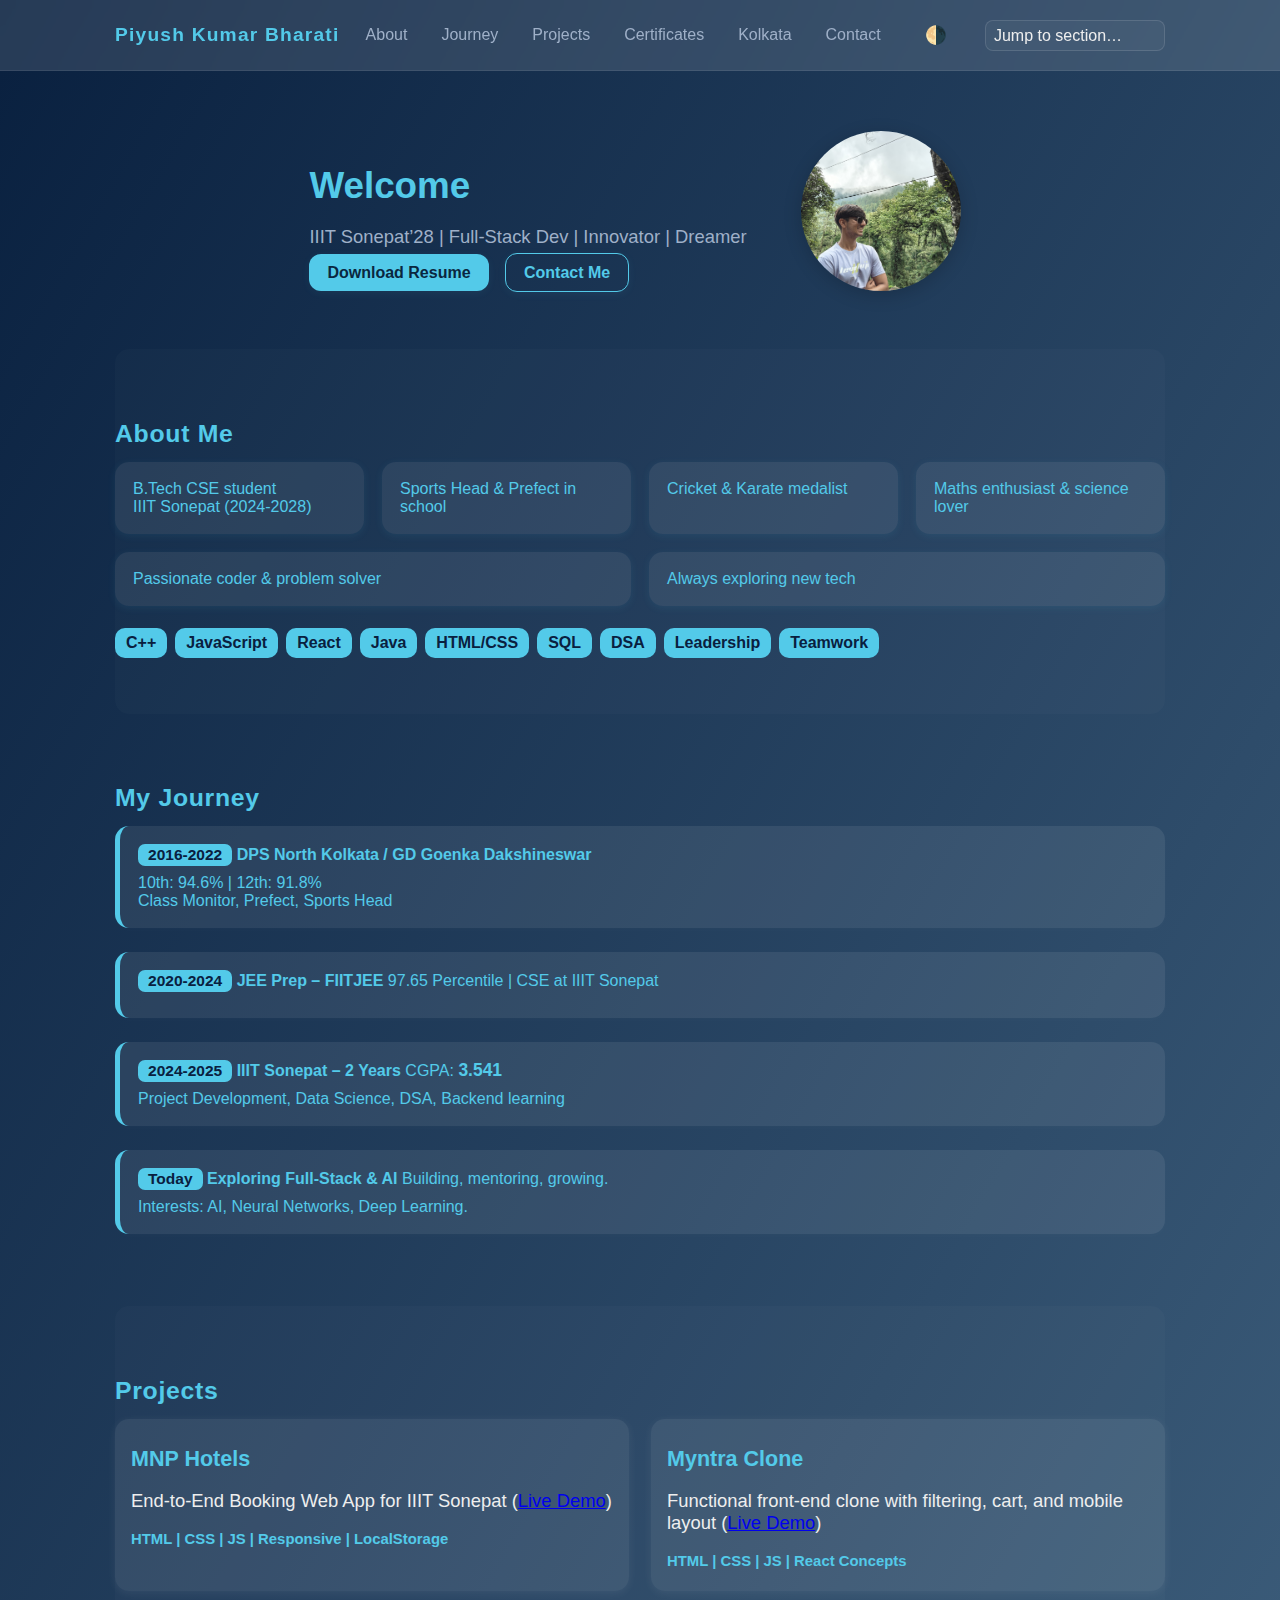
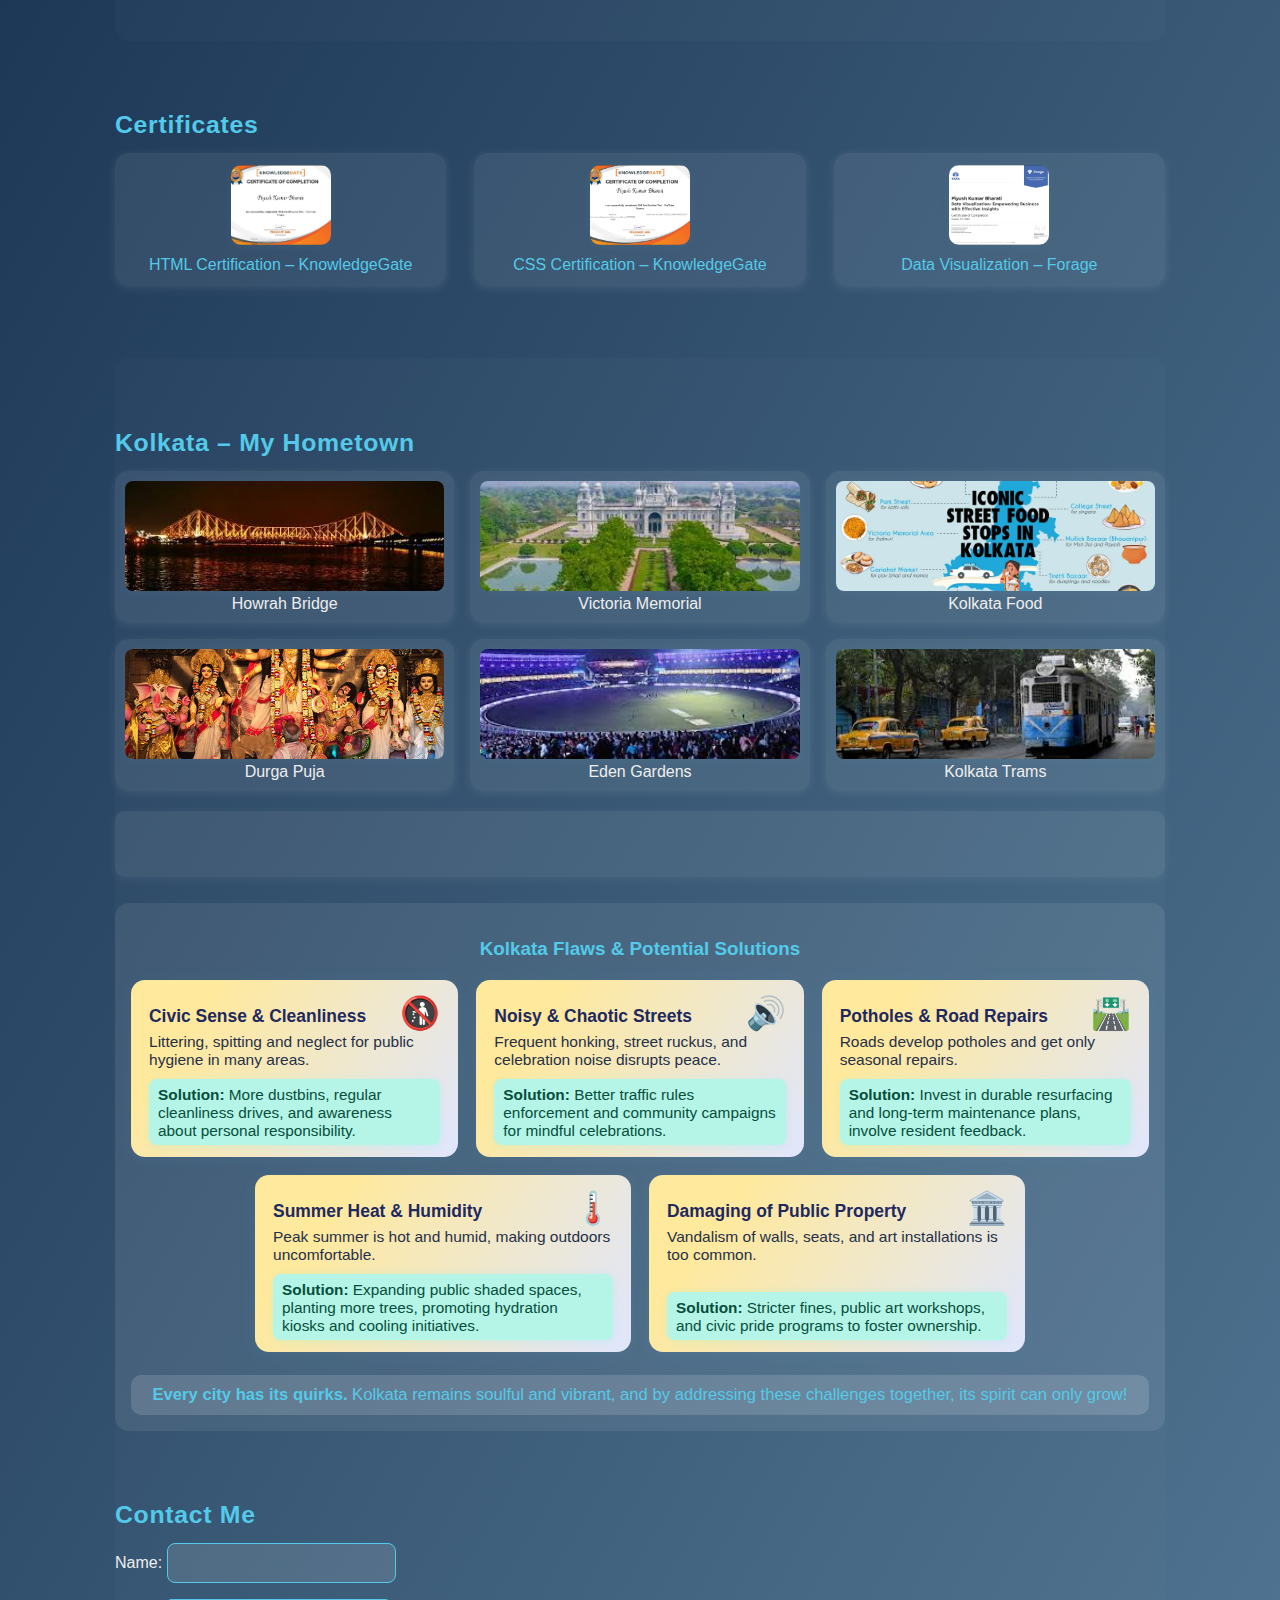
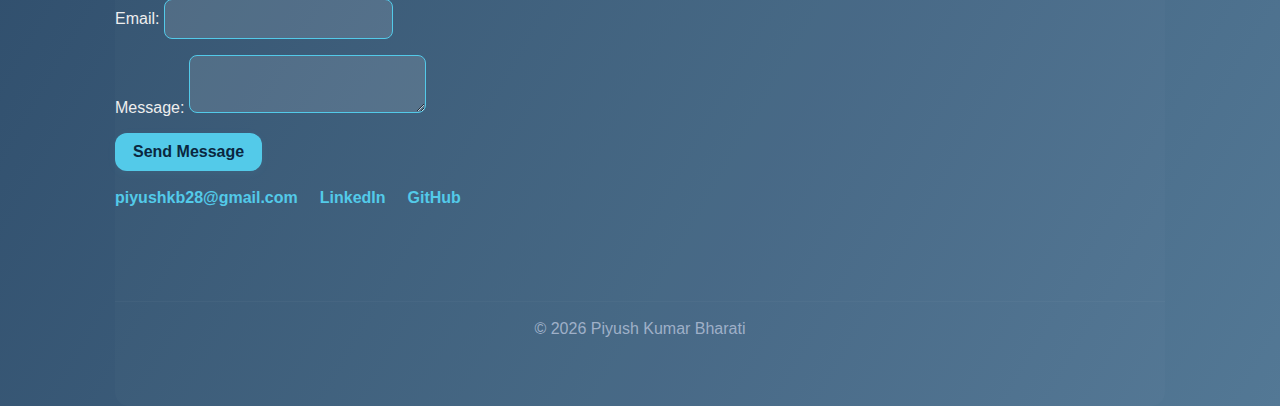
<file: index.html>
<!DOCTYPE html>
<html lang="en">

<head>
  <meta charset="UTF-8" />
  <title>Piyush Kumar Bharati | Portfolio</title>
  <meta name="viewport" content="width=device-width, initial-scale=1" />
  <link rel="stylesheet" href="styles.css" />
</head>

<body>
  <!-- Header -->
  <header class="site-header glass">
    <div class="header-inner">
      <a class="brand" href="#">Piyush Kumar Bharati</a>
      <nav class="nav">
        <a href="#about">About</a>
        <a href="#journey">Journey</a>
        <a href="#projects">Projects</a>
        <a href="#certs">Certificates</a>
        <a href="#kolkata">Kolkata</a>
        <a href="#contact">Contact</a>
      </nav>
      <button class="menu-toggle" id="menuToggle">&#9776;</button>
      <button class="theme-toggle" id="themeToggle">🌗</button>
      <select id="sectionSearch" aria-label="Jump to section">
        <option value="">Jump to section…</option>
        <option value="about">About Me</option>
        <option value="journey">My Journey</option>
        <option value="projects">Projects</option>
        <option value="certs">Certificates</option>
        <option value="kolkata">Kolkata</option>
        <option value="contact">Contact</option>
      </select>
    </div>
  </header>

  <!-- Hero Section -->
  <section class="hero">
    <div class="hero-content">
      <div class="hero-text">
        <h1 id="typing"></h1>
        <p class="lead">IIIT Sonepat’28 | Full-Stack Dev | Innovator | Dreamer</p>
        <div class="hero-cta">
          <a href="PiyushKumarBharati_12411035_Resume.pdf" class="btn" download>Download Resume</a>
          <a href="#contact" class="btn ghost">Contact Me</a>
        </div>
      </div>
      <div class="avatar">
        <img src="Profile-picture.jpg" alt="Profile Avatar" />
      </div>
    </div>
  </section>

  <!-- About Me -->
  <section id="about" class="section alt">
    <h2>About Me</h2>
    <div class="facts-grid">
      <div class="fact-card">B.Tech CSE student<br /><span>IIIT Sonepat (2024-2028)</span></div>
      <div class="fact-card">Sports Head & Prefect in school</div>
      <div class="fact-card">Cricket & Karate medalist</div>
      <div class="fact-card">Maths enthusiast & science lover</div>
      <div class="fact-card">Passionate coder & problem solver</div>
      <div class="fact-card">Always exploring new tech</div>
    </div>
    <div class="skills-tags">
      <span>C++</span>
      <span>JavaScript</span>
      <span>React</span>
      <span>Java</span>
      <span>HTML/CSS</span>
      <span>SQL</span>
      <span>DSA</span>
      <span>Leadership</span>
      <span>Teamwork</span>
    </div>
  </section>

  <!-- Timeline of Journey -->
  <section id="journey" class="section">
    <h2>My Journey</h2>

    <div class="timeline">
      <div class="timeline-item">
        <span class="year">2016-2022</span>
        <strong>DPS North Kolkata / GD Goenka Dakshineswar</strong><br />
        <span>10th: 94.6% | 12th: 91.8%<br />Class Monitor, Prefect, Sports Head</span>
        <div class="details">
          <ul>
            <li>Led class and school with various leadership roles.</li>
            <li>Excelled academically and in sports like cricket and karate.</li>
            <li>Developed core values of teamwork and perseverance.</li>
          </ul>
        </div>
      </div>
      <div class="timeline-item">
        <span class="year">2020-2024</span>
        <strong>JEE Prep – FIITJEE</strong>
        <span>97.65 Percentile | CSE at IIIT Sonepat</span>
        <div class="details">
          <ul>
            <li>Focused and scored high percentile securing CSE branch at IIIT Sonepat.</li>
            <li>Gained discipline and deep understanding of core subjects.</li>
            <li>Prepared rigorously for premier engineering entrance exams.</li>
          </ul>
        </div>
      </div>
      <div class="timeline-item">
        <span class="year">2024-2025</span>
        <strong>IIIT Sonepat – 2 Years</strong>
        <span>
          CGPA: <span class="animated-count" data-count="9.165">0</span><br />
          Project Development, Data Science, DSA, Backend learning
        </span>
        <div class="details">
          <ul>
            <li>Built multiple projects showcasing full software lifecycle.</li>
            <li>Enhanced skills in algorithms, backend development, and data science.</li>
            <li>Active participant in college events and leadership programs.</li>
          </ul>
        </div>
      </div>
      <div class="timeline-item">
        <span class="year">Today</span>
        <strong>Exploring Full-Stack & AI</strong>
        <span>
          Building, mentoring, growing.<br />
          Interests: AI, Neural Networks, Deep Learning.
        </span>
        <div class="details">
          <ul>
            <li>Passionate about innovative technologies and real-world problem solving.</li>
            <li>Pursuing growth in AI and full-stack software development.</li>
          </ul>
        </div>
      </div>
    </div>
  </section>

  <!-- Projects -->
  <section id="projects" class="section alt">
    <h2>Projects</h2>
    <div class="projects-grid">
      <div class="project-card" data-tech="HTML, CSS, JS">
        <h3>MNP Hotels</h3>
        <p>End-to-End Booking Web App for IIIT Sonepat (<a href="https://piyushkumarbharati.github.io/Hotel-Management-Website/" target="_blank" rel="noopener">Live Demo</a>)</p>
        <span class="badges">HTML | CSS | JS | Responsive | LocalStorage</span>
      </div>
      <div class="project-card" data-tech="HTML, CSS, JS">
        <h3>Myntra Clone</h3>
        <p>Functional front-end clone with filtering, cart, and mobile layout (<a href="https://piyushkumarbharati.github.io/Myntra-Clone/" target="_blank" rel="noopener">Live Demo</a>)</p>
        <span class="badges">HTML | CSS | JS | React Concepts</span>
      </div>
    </div>
  </section>

  <!-- Certificates -->
  <section id="certs" class="section">
    <h2>Certificates</h2>
    <div class="cert-gallery">
      <div class="cert-card">
        <img src="html-certificate.png" alt="HTML Cert" onclick="showCertModal('html-certificate.png')">
        <span>HTML Certification – KnowledgeGate</span>
      </div>
      <div class="cert-card">
        <img src="css-certificate.png" alt="CSS Cert" onclick="showCertModal('css-certificate.png')">
        <span>CSS Certification – KnowledgeGate</span>
      </div>
      <div class="cert-card">
        <img src="Data-Visualisation-certificate.png" alt="Data Viz Cert" onclick="showCertModal('Data-Visualisation-certificate.png')">
        <span>Data Visualization – Forage</span>
      </div>
    </div>
    <!-- Certificate modal -->
    <div id="certModal" class="modal" onclick="closeCertModal()">
      <span class="close" onclick="closeCertModal()">&times;</span>
      <img class="modal-content" id="certModalImg" />
    </div>
  </section>

  <!-- Kolkata Section -->
  <section id="kolkata" class="section alt">
    <h2>Kolkata – My Hometown</h2>
    <div class="kolkata-gallery">
      <div class="gallery-card" data-desc="Howrah Bridge: Gateway to Kolkata, iconic over the Hooghly." data-link="https://en.wikipedia.org/wiki/Howrah_Bridge">
        <img src="Howrah-Bridge.jpeg" alt="Howrah Bridge" />
        <span>Howrah Bridge</span>
      </div>
      <div class="gallery-card" data-desc="Victoria Memorial: Marble grandeur & museums." data-link="https://en.wikipedia.org/wiki/Victoria_Memorial,_Kolkata">
        <img src="Victoria-Memorial.jpeg" alt="Victoria Memorial" />
        <span>Victoria Memorial</span>
      </div>
      <div class="gallery-card" data-desc="Street Food: Puchka, Kathi rolls, Mishti Doi." data-link="https://www.incredibleindia.gov.in/en/west-bengal/kolkata/food-guide-a-culinary-journey-through-kolkata-s-best-restaurantsby">
        <img src="Best-street-food-in-Kolkata.webp" alt="Street Food" />
        <span>Kolkata Food</span>
      </div>
      <div class="gallery-card" data-desc="Durga Puja: Artistic pandals, vibrant crowd." data-link="https://en.wikipedia.org/wiki/Durga_Puja">
        <img src="Durga-puja.jpg" alt="Durga Puja" />
        <span>Durga Puja</span>
      </div>
      <div class="gallery-card" data-desc="Eden Gardens: Legendary cricket stadium." data-link="https://en.wikipedia.org/wiki/Eden_Gardens">
        <img src="Eden-Garden.jpeg" alt="Eden Gardens" />
        <span>Eden Gardens</span>
      </div>
      <div class="gallery-card" data-desc="Trams: Nostalgic ride across the city." data-link="https://en.wikipedia.org/wiki/Trams_in_Kolkata">
        <img src="Tram.jpeg" alt="Trams" />
        <span>Kolkata Trams</span>
      </div>
    </div>
    <div class="desc-box" id="kolkataDescBox"></div>

    <div class="flaws-box">
  <h3>Kolkata Flaws & Potential Solutions</h3>
  <div class="flaws-grid">
    <div class="flaw-card">
      <div class="flaw-icon">🚯</div>
      <div class="flaw-point"><b>Civic Sense & Cleanliness</b></div>
      <div class="flaw-desc">Littering, spitting and neglect for public hygiene in many areas.</div>
      <div class="flaw-solution"><b>Solution:</b> More dustbins, regular cleanliness drives, and awareness about personal responsibility.</div>
    </div>
    <div class="flaw-card">
      <div class="flaw-icon">🔊</div>
      <div class="flaw-point"><b>Noisy & Chaotic Streets</b></div>
      <div class="flaw-desc">Frequent honking, street ruckus, and celebration noise disrupts peace.</div>
      <div class="flaw-solution"><b>Solution:</b> Better traffic rules enforcement and community campaigns for mindful celebrations.</div>
    </div>
    <div class="flaw-card">
      <div class="flaw-icon">🛣️</div>
      <div class="flaw-point"><b>Potholes & Road Repairs</b></div>
      <div class="flaw-desc">Roads develop potholes and get only seasonal repairs.</div>
      <div class="flaw-solution"><b>Solution:</b> Invest in durable resurfacing and long-term maintenance plans, involve resident feedback.</div>
    </div>
    <div class="flaw-card">
      <div class="flaw-icon">🌡️</div>
      <div class="flaw-point"><b>Summer Heat & Humidity</b></div>
      <div class="flaw-desc">Peak summer is hot and humid, making outdoors uncomfortable.</div>
      <div class="flaw-solution"><b>Solution:</b> Expanding public shaded spaces, planting more trees, promoting hydration kiosks and cooling initiatives.</div>
    </div>
    <div class="flaw-card">
      <div class="flaw-icon">🏛️</div>
      <div class="flaw-point"><b>Damaging of Public Property</b></div>
      <div class="flaw-desc">Vandalism of walls, seats, and art installations is too common.</div>
      <div class="flaw-solution"><b>Solution:</b> Stricter fines, public art workshops, and civic pride programs to foster ownership.</div>
    </div>
  </div>
  <div class="note">
    <b>Every city has its quirks.</b> Kolkata remains soulful and vibrant, and by addressing these challenges together, its spirit can only grow!
  </div>
</div>


  <!-- Contact Section -->
  <section id="contact" class="section">
    <h2>Contact Me</h2>
    <form class="contact-form" id="contactForm">
      <label>Name:
        <input type="text" name="name" required />
      </label>
      <label>Email:
        <input type="email" name="email" required />
      </label>
      <label>Message:
        <textarea name="message" required></textarea>
      </label>
      <div class="form-actions">
        <button type="submit" class="btn">Send Message</button>
      </div>
    </form>
    <div class="contact-info">
      <a href="mailto:piyushkb28@gmail.com" target="_blank">piyushkb28@gmail.com</a>
      <a href="https://in.linkedin.com/in/piyush-kumar-bharati-07044a31a" target="_blank" rel="noopener">LinkedIn</a>
      <a href="https://github.com/PiyushKumarBharati" target="_blank" rel="noopener">GitHub</a>
    </div>
  </section>

  <button id="toTopBtn" title="Go to top">↑</button>

  <footer class="site-footer">© <span id="year"></span> Piyush Kumar Bharati
  </footer>

  <script src="scripts.js"></script>
</body>

</html>
</file>
<file: styles.css>
:root {
  --bg: linear-gradient(120deg, #09203f 0%, #537895 100%);
  --card: rgba(255, 255, 255, 0.08);
  --text: #eeeeee;
  --accent: #53cae9;
  --muted: #9fb0c8;
  --radius: 14px;
  --glass: rgba(255, 255, 255, 0.12);
  --font: 'Inter', 'Segoe UI', Roboto, Arial, sans-serif;
}

body {
  margin: 0;
  font-family: var(--font);
  background: var(--bg);
  color: var(--text);
  min-height: 100vh;
  scroll-behavior: smooth;
}

.site-header {
  position: sticky;
  top: 0;
  background: var(--glass);
  backdrop-filter: blur(8px);
  z-index: 99;
  border-bottom: 1px solid rgba(255, 255, 255, 0.08);
}

.header-inner {
  display: flex;
  align-items: center;
  justify-content: space-between;
  max-width: 1050px;
  margin: auto;
  padding: 18px 12px;
}

.brand {
  font-weight: 700;
  font-size: 1.2rem;
  letter-spacing: 1.2px;
  text-decoration: none;
  color: var(--accent);
}

.nav {
  display: flex;
  gap: 18px;
}

.nav a {
  color: var(--muted);
  text-decoration: none;
  font-size: 1rem;
  padding: 8px;
  transition: color 0.2s;
}

.nav a:hover {
  color: var(--accent);
}

.menu-toggle {
  display: none;
}

.theme-toggle {
  margin-left: 12px;
  background: none;
  border: none;
  font-size: 1.1rem;
  cursor: pointer;
  color: var(--accent);
}

#sectionSearch {
  margin-left: 14px;
  padding: 6px 8px;
  border-radius: 8px;
  border: 1px solid var(--glass);
  font-size: 1rem;
  background: rgba(255, 255, 255, 0.04);
  color: var(--text);
  min-width: 180px;
  max-width: 220px;
  /* Override to force text color */
  -webkit-appearance: none;
  -moz-appearance: none;
  appearance: none;
}

/* Option text color to be dark on light mode, and light on dark mode */
#sectionSearch option {
  color: #09203f; /* Dark text for options by default */
  background: #fff; /* White background for dropdown items */
}

/* Light theme overrides for select and options */
body.light-theme #sectionSearch {
  background: #fff;
  color: #09203f; /* Dark text */
  border-color: #ccc;
}
body.light-theme #sectionSearch option {
  color: #09203f; /* Dark text in options */
  background: #fff;
}

/* For dark mode, force white text in options */
body:not(.light-theme) #sectionSearch option {
  color: #eee; /* Light text on dark background */
  background: #222;
}


.hero {
  padding: 60px 0 36px 0;
}

.hero-content {
  display: flex;
  align-items: center;
  justify-content: center;
  gap: 44px;
  max-width: 1100px;
  margin: auto;
}

.hero-text h1 {
  font-size: 2.3rem;
  color: var(--accent);
  margin-bottom: 6px;
}

.lead {
  color: var(--muted);
  margin-bottom: 16px;
  font-size: 1.15rem;
}

.hero-cta .btn {
  margin-right: 12px;
}

.btn {
  padding: 10px 18px;
  border-radius: 12px;
  font-weight: bold;
  background: var(--accent);
  color: #0a2740;
  text-decoration: none;
  box-shadow: 0 2px 8px rgba(83, 202, 233, 0.07);
  border: none;
  cursor: pointer;
  font-size: 1rem;
}

.btn.ghost {
  background: none;
  color: var(--accent);
  border: 1px solid var(--accent);
}

.avatar img {
  width: 160px;
  height: 160px;
  border-radius: 50%;
  object-fit: cover;
  box-shadow: 0 4px 18px rgba(0, 0, 0, 0.18);
}

.avatar {
  width: 180px;
  display: flex;
  align-items: center;
  justify-content: center;
}

.section {
  padding: 50px 0;
  max-width: 1050px;
  margin: auto;
}

.section.alt {
  background: rgba(255, 255, 255, 0.02);
  border-radius: var(--radius);
  margin-top: 22px;
}

h2 {
  font-size: 1.55rem;
  margin-bottom: 14px;
  letter-spacing: 0.7px;
  color: var(--accent);
}

.facts-grid {
  display: flex;
  flex-wrap: wrap;
  gap: 18px;
  margin-bottom: 22px;
}

.fact-card {
  background: var(--card);
  border-radius: var(--radius);
  padding: 18px;
  font-size: 1rem;
  font-weight: 500;
  color: var(--accent);
  box-shadow: 0 2px 8px rgba(83, 202, 233, 0.09);
  flex: 1 1 170px;
  cursor: pointer;
  transition: transform 0.2s cubic-bezier(.57, 1.41, .76, 1.17), box-shadow 0.2s;
  transform: scale(1);
}

.fact-card:hover {
  transform: scale(1.08) rotate(.5deg);
  box-shadow: 0 6px 32px rgba(83, 202, 233, 0.16);
  z-index: 1;
  background: linear-gradient(95deg, #53cae9 10%, #a8ff78 110%);
  color: #222;
}

.skills-tags {
  display: flex;
  flex-wrap: wrap;
  gap: 8px;
}

.skills-tags span {
  background: var(--accent);
  color: #09203f;
  border-radius: 10px;
  padding: 6px 11px;
  font-size: 1rem;
  font-weight: 600;
  margin-bottom: 6px;
}

.timeline {
  display: flex;
  flex-direction: column;
  gap: 24px;
  margin-top: 10px;
}

.timeline-item {
  background: var(--card);
  border-radius: var(--radius);
  padding: 18px;
  border-left: 5px solid var(--accent);
  position: relative;
  box-shadow: 0 2px 10px rgba(255, 255, 255, 0.02);
  color: var(--accent);
  cursor: pointer;
  transition: transform 1s cubic-bezier(.5, 2, .3, 1), box-shadow 1s;
  overflow: visible;
}

.timeline-item.enlarged {
  transform: scale(1.05);
  box-shadow: 0 8px 34px rgba(83, 202, 233, 0.18);
  z-index: 2;
  background: linear-gradient(110deg, var(--accent) 5%, var(--card) 100%);
  color: #222;
}

.timeline-item .year {
  display: inline-block;
  background: var(--accent);
  color: #09203f;
  border-radius: 7px;
  padding: 2px 10px;
  font-size: 0.97rem;
  font-weight: 600;
  margin-bottom: 8px;
}

.timeline-item .details {
  display: none;
  font-size: 1.07rem;
  color: var(--muted);
  margin-top: 8px;
  background: rgba(0, 0, 0, 0.06);
  padding: 10px 8px 5px 8px;
  border-radius: 8px;
  line-height: 1.4;
}

.timeline-item.enlarged .details {
  display: block;
  color: #222;
}

.projects-grid {
  display: grid;
  grid-template-columns: 1fr 1fr;
  gap: 22px;
}

.project-card {
  background: var(--card);
  border-radius: var(--radius);
  padding: 22px 16px;
  box-shadow: 0 2px 10px rgba(255, 255, 255, 0.07);
  font-size: 1.15rem;
  font-weight: 500;
  position: relative;
}

.project-card h3 {
  color: var(--accent);
  margin: 6px 0 8px 0;
}

.badges {
  display: block;
  margin-top: 8px;
  color: var(--accent);
  font-size: 0.93rem;
  font-weight: 600;
}

.cert-gallery {
  display: flex;
  gap: 28px;
  flex-wrap: wrap;
  margin-top: 14px;
}

.cert-card {
  background: var(--card);
  border-radius: var(--radius);
  padding: 12px;
  text-align: center;
  box-shadow: 0 2px 10px rgba(255, 255, 255, 0.1);
  cursor: pointer;
  transition: box-shadow 0.2s;
  flex: 1 1 175px;
  min-width: 180px;
}

.cert-card img {
  width: 100px;
  height: 80px;
  border-radius: 10px;
  object-fit: cover;
  box-shadow: 0 1px 10px rgba(83, 202, 233, 0.08);
}

.cert-card span {
  display: block;
  margin-top: 7px;
  color: var(--accent);
  font-weight: 500;
}

.modal {
  display: none;
  position: fixed;
  z-index: 120;
  left: 0;
  top: 0;
  width: 100%;
  height: 100%;
  background: rgba(0, 0, 0, 0.7);
}

.modal-content {
  display: block;
  margin: auto;
  width: 50vw;
  max-width: 500px;
  max-height: 80vh;
  border-radius: 16px;
}

.close {
  position: absolute;
  top: 40px;
  right: 100px;
  font-size: 3rem;
  color: #fff;
  cursor: pointer;
}

.kolkata-gallery {
  display: grid;
  grid-template-columns: repeat(3, 1fr);
  gap: 16px;
  margin-bottom: 20px;
}

.gallery-card {
  background: var(--card);
  border-radius: var(--radius);
  padding: 10px;
  text-align: center;
  cursor: pointer;
  box-shadow: 0 2px 10px rgba(255, 255, 255, 0.09);
  transition: box-shadow 0.2s;
  min-width: 180px;
}

.gallery-card img {
  width: 100%;
  height: 110px;
  object-fit: cover;
  border-radius: 8px;
  box-shadow: 0 1px 10px rgba(83, 202, 233, 0.08);
}

.gallery-card:hover {
  box-shadow: 0 4px 18px var(--accent);
}

.desc-box {
  background: var(--card);
  border-radius: 10px;
  padding: 18px;
  color: var(--text);
  margin-top: 11px;
  min-height: 30px;
  font-size: 1.04rem;
  box-shadow: 0 2px 10px rgba(255, 255, 255, 0.07);
}

.flaws-box {
  background: var(--card);
  border-radius: var(--radius);
  padding: 16px;
  margin-top: 22px;
}

.flaws-box h3 {
  color: var(--accent);
}

.flaws-box ul {
  list-style: disc;
  margin-left: 18px;
  color: var(--muted);
}

.flaws-box .note {
  margin-top: 9px;
  font-size: 0.98rem;
  color: var(--accent);
}

.contact-form {
  display: grid;
  gap: 16px;
  max-width: 420px;
  margin: 12px 0;
}

.contact-form input,
.contact-form textarea {
  background: var(--glass);
  color: var(--text);
  border: 1px solid var(--accent);
  border-radius: 8px;
  padding: 10px;
  font-size: 1rem;
}

.form-actions {
  justify-content: end;
}

.contact-info {
  margin-top: 18px;
  display: flex;
  gap: 22px;
  flex-wrap: wrap;
}

.contact-info a {
  color: var(--accent);
  font-weight: 600;
  text-decoration: none;
}

.contact-info a:hover {
  text-decoration: underline;
}

#toTopBtn {
  display: none;
  position: fixed;
  bottom: 33px;
  right: 33px;
  background: var(--accent);
  color: #09203f;
  border: none;
  border-radius: 50%;
  width: 48px;
  height: 48px;
  font-size: 1.6rem;
  font-weight: 700;
  box-shadow: 0 2px 8px rgba(83, 202, 233, 0.19);
  cursor: pointer;
  z-index: 99;
}

.site-footer {
  padding: 18px 0;
  border-top: 1px solid rgba(255, 255, 255, 0.03);
  color: var(--muted);
  text-align: center;
  font-size: 1rem;
  margin-top: 44px;
}

.animated-count {
  color: var(--accent);
  font-weight: 700;
  font-size: 1.09rem;
}

/* Light theme overrides */
body.light-theme {
  background: linear-gradient(120deg, #f7fafc 0%, #ecf0f4 100%);
  color: #141823;
}

body.light-theme .site-header,
body.light-theme .section,
body.light-theme .section.alt,
body.light-theme .card,
body.light-theme .timeline-item,
body.light-theme .project-card,
body.light-theme .cert-gallery,
body.light-theme .cert-card,
body.light-theme .gallery-card,
body.light-theme .flaws-box,
body.light-theme .fact-card,
body.light-theme .desc-box {
  background: rgba(255, 255, 255, 0.86) !important;
  color: #222 !important;
  box-shadow: 0 2px 10px rgba(30, 60, 90, 0.07);
}

body.light-theme .skills-tags span {
  background: #222 !important;
  color: #fff !important;
}

body.light-theme .btn,
body.light-theme .btn.ghost {
  background: #222;
  color: #fff;
  border: none;
}

body.light-theme .btn.ghost {
  background: #fff;
  color: #0a2740;
  border: 1px solid #0a2740;
}

body.light-theme .brand,
body.light-theme h2,
body.light-theme .badges {
  color: #0077c8 !important;
}

body.light-theme .nav a,
body.light-theme .contact-info a {
  color: #0077c8 !important;
}

/* Responsive */
@media (max-width: 900px) {
  .hero-content {
    flex-direction: column;
    gap: 22px;
  }
  .projects-grid,
  .kolkata-gallery {
    grid-template-columns: 1fr;
  }
  .header-inner {
    flex-direction: column;
    align-items: flex-start;
  }
  .nav {
    margin-top: 14px;
  }
  #sectionSearch {
    margin-top: 14px;
  }
}

@media (max-width: 600px) {
  .section,
  .site-header,
  .header-inner {
    padding-left: 10px;
    padding-right: 10px;
  }
}
.flaws-box {
  background: var(--card);
  border-radius: var(--radius);
  padding: 16px;
  margin-top: 26px;
}

.flaws-box h3 {
  color: var(--accent);
  margin-bottom: 20px;
  text-align: center;
  font-size: 1.18rem;
}

.flaws-grid {
  display: flex;
  flex-wrap: wrap;
  gap: 18px;
  justify-content: center;
}

.flaw-card {
  background: linear-gradient(125deg,#ffe99d 20%,#e0e6fc 99%);
  box-shadow: 0 2px 18px rgba(83,202,233,0.08);
  border-radius: 14px;
  flex: 1 1 225px;
  min-width: 210px;
  max-width: 340px;
  transition: transform 0.18s, box-shadow 0.18s;
  padding: 18px 18px 12px 18px;
  display: flex;
  flex-direction: column;
  align-items: flex-start;
  cursor: pointer;
  position: relative;
}

.flaw-card:hover {
  transform: scale(1.04) translateY(-4px);
  box-shadow: 0 6px 24px 0 rgba(83,202,233,0.18), 0 2px 16px #3332;
  background: linear-gradient(115deg,#e6fcf8 10%,#dbe6fd 100%);
}

.flaw-icon {
  font-size: 2rem;
  margin-bottom: 4px;
  position: absolute;
  top: 14px;
  right: 18px;
}

.flaw-point {
  font-size: 1.09rem;
  font-weight: 600;
  color: #1f295e;
  margin-bottom: 6px;
  margin-top: 8px;
}

.flaw-desc {
  font-size: 0.97rem;
  color: #263048;
  margin-bottom: 10px;
}

.flaw-solution {
  font-size: 0.96rem;
  background: #b5f5e7;
  color: #064e3b;
  border-radius: 8px;
  padding: 7px 9px 5px 9px;
  margin-top: auto;
  box-shadow: 0 1px 8px #0ff2;
}

.flaws-box .note {
  margin-top: 23px;
  font-size: 1.04rem;
  color: var(--accent);
  background: rgba(255,255,255,0.15);
  border-radius: 10px;
  padding: 10px 16px;
  text-align: center;
}
</file>
